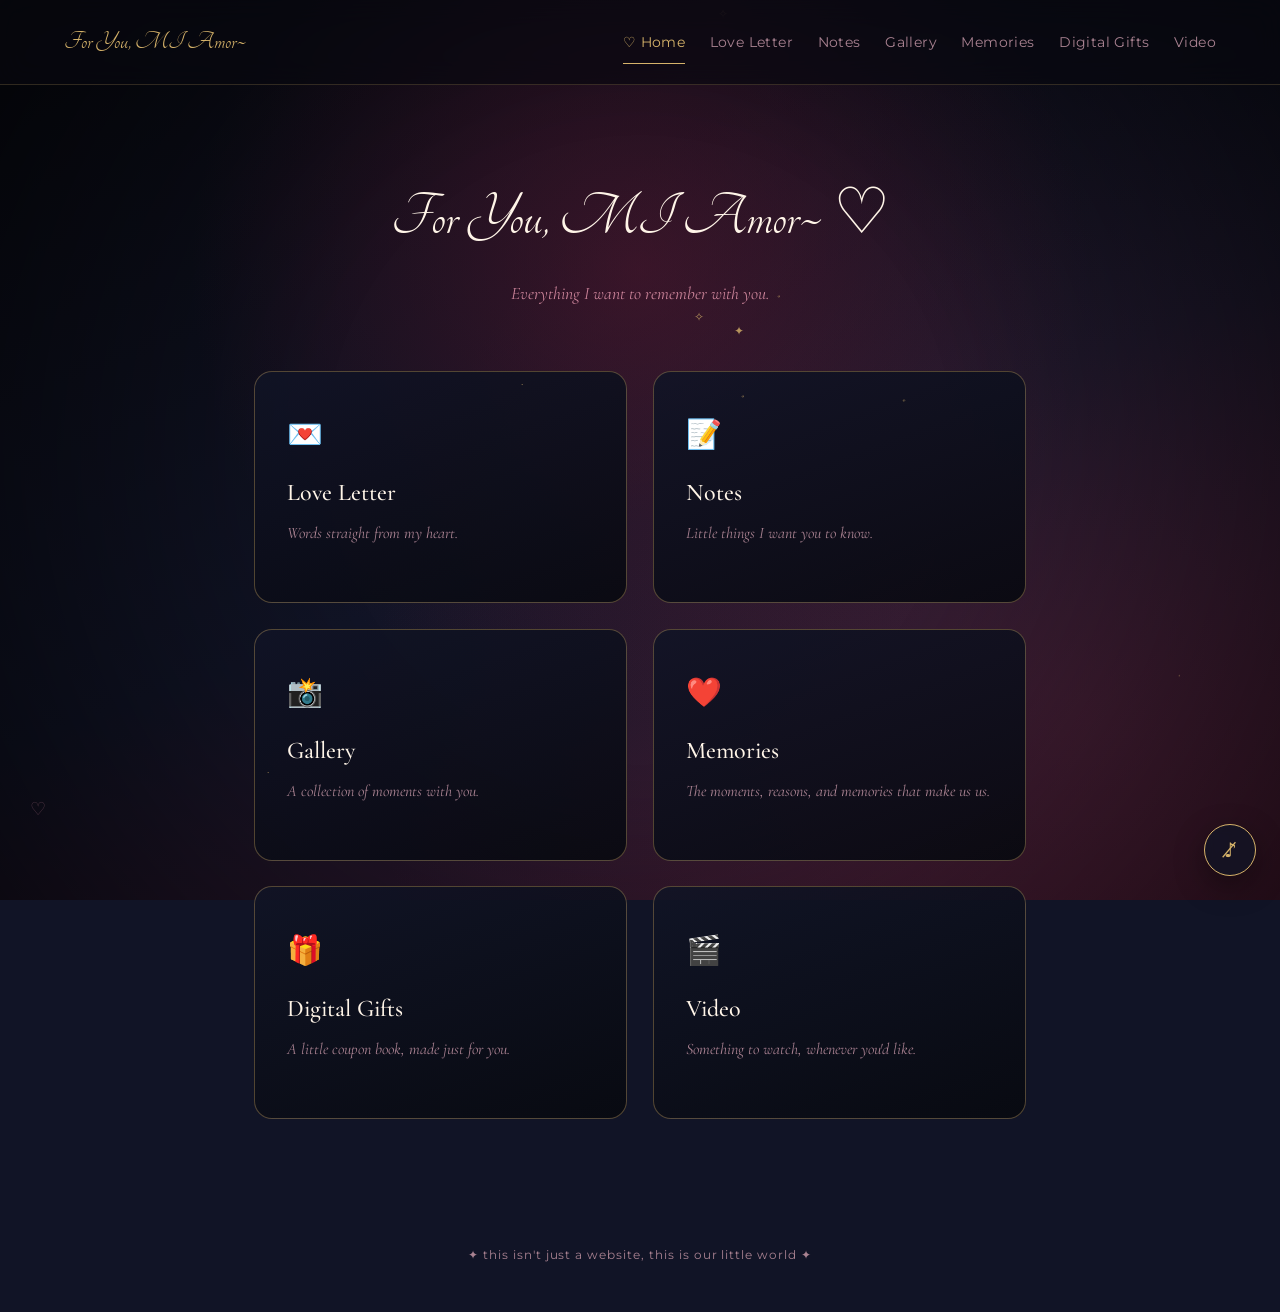
<file: index.html>
<!DOCTYPE html>
<html lang="en">
<head>
<meta charset="UTF-8">
<meta name="viewport" content="width=device-width, initial-scale=1.0">
<title>For You, MI Amor~ — Midnight Rose</title>
<link rel="stylesheet" href="style.css">
</head>
<body data-page="home">
<div class="sky-bg"></div>
<div class="vignette"></div>
<div id="transition-veil" aria-hidden="true"></div>

<nav class="site-nav">
  <span class="brand">For You, MI Amor~</span>
  <div class="nav-links">
    <a href="home.html" data-page="home" data-transition>♡ Home</a>
    <a href="love-letter.html" data-page="love-letter" data-transition> Love Letter</a>
    <a href="notes.html" data-page="notes" data-transition> Notes</a>
    <a href="gallery.html" data-page="gallery" data-transition> Gallery</a>
    <a href="memories.html" data-page="memories" data-transition> Memories</a>
    <a href="digital-gifts.html" data-page="digital-gifts" data-transition> Digital Gifts</a>
    <a href="video.html" data-page="video" data-transition> Video</a>
  </div>
  <button class="hamburger" aria-label="Open menu" aria-expanded="false">☰</button>
</nav>
<div class="mobile-nav">
  <button class="mobile-nav-close" aria-label="Close menu">✕</button>
  <span class="brand">♡ For You, MI Amor~</span>
  <a href="home.html" data-page="home">🏠 Home</a>
  <a href="love-letter.html" data-page="love-letter">💌 Love Letter</a>
  <a href="notes.html" data-page="notes">📝 Notes</a>
  <a href="gallery.html" data-page="gallery">📸 Gallery</a>
  <a href="memories.html" data-page="memories">❤️ Memories</a>
  <a href="digital-gifts.html" data-page="digital-gifts">🎁 Digital Gifts</a>
  <a href="video.html" data-page="video">🎬 Video</a>
</div>

<header class="hub-header page-fade">
  <h1>For You, MI Amor~ ♡</h1>
  <p>Everything I want to remember with you.</p>
</header>

<section class="hub-grid page-fade">
  <a class="hub-card" href="love-letter.html" data-transition>
    <span class="icon">💌</span>
    <h3>Love Letter</h3>
    <p>Words straight from my heart.</p>
  </a>
  <a class="hub-card" href="notes.html" data-transition>
    <span class="icon">📝</span>
    <h3>Notes</h3>
    <p>Little things I want you to know.</p>
  </a>
  <a class="hub-card" href="gallery.html" data-transition>
    <span class="icon">📸</span>
    <h3>Gallery</h3>
    <p>A collection of moments with you.</p>
  </a>
  <a class="hub-card" href="memories.html" data-transition>
    <span class="icon">❤️</span>
    <h3>Memories</h3>
    <p>The moments, reasons, and memories that make us us.</p>
  </a>
  <a class="hub-card" href="digital-gifts.html" data-transition>
    <span class="icon">🎁</span>
    <h3>Digital Gifts</h3>
    <p>A little coupon book, made just for you.</p>
  </a>
  <a class="hub-card" href="video.html" data-transition>
    <span class="icon">🎬</span>
    <h3>Video</h3>
    <p>Something to watch, whenever you'd like.</p>
  </a>
</section>

<footer class="site-footer">✦ this isn't just a website, this is our little world ✦</footer>

<button id="music-toggle" aria-label="Play music" data-playing="false">♪̸</button>
<!-- ✏️ EDIT ME: point src at your own music file (mp3) if you'd like background music -->
<audio id="bg-music" loop src="song.mp3" preload="auto"></audio>

<button class="hidden-heart" style="bottom:80px; left:24px;" aria-label="A tiny secret">♡</button>
<div class="easter-egg-overlay">
  <p>If you're reading this... I love you. ♡</p>
</div>

<script src="main.js"></script>
<script src="autoplay-music.js"></script>
</body>
</html>
</file>
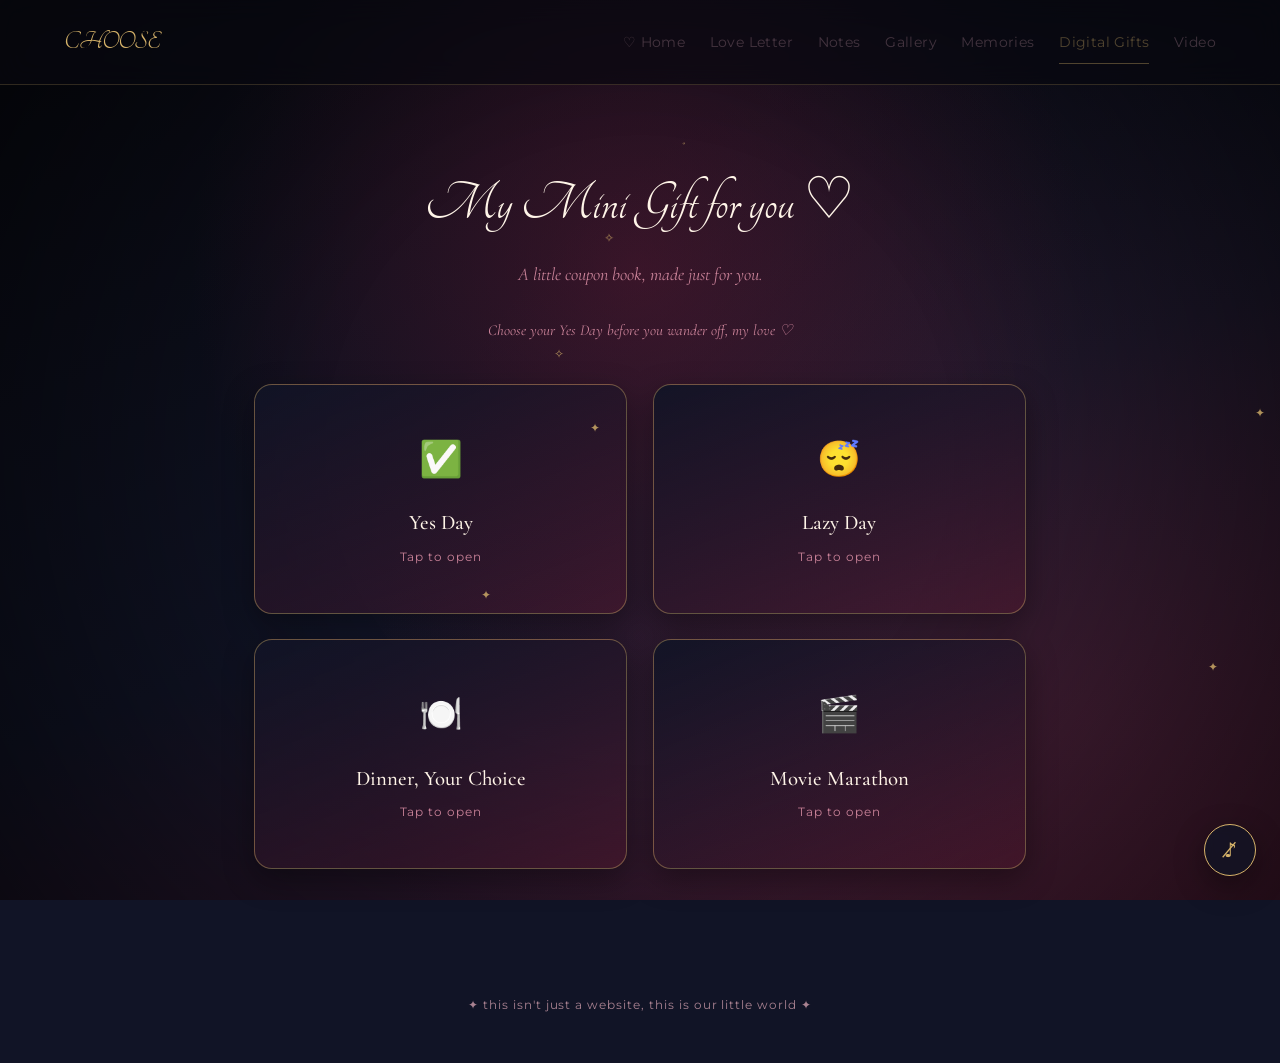
<file: digital-gifts.html>
<!DOCTYPE html>
<html lang="en">
<head>
<meta charset="UTF-8">
<meta name="viewport" content="width=device-width, initial-scale=1.0">
<title>Digital Gifts — Midnight Rose</title>
<link rel="stylesheet" href="style.css">
</head>
<body data-page="digital-gifts">
<div class="sky-bg"></div>
<div class="vignette"></div>
<div id="transition-veil" aria-hidden="true"></div>

<nav class="site-nav">
  <span class="brand"> CHOOSE</span>
  <div class="nav-links">
    <a href="home.html" data-page="home" data-transition>♡ Home</a>
    <a href="love-letter.html" data-page="love-letter" data-transition> Love Letter</a>
    <a href="notes.html" data-page="notes" data-transition> Notes</a>
    <a href="gallery.html" data-page="gallery" data-transition> Gallery</a>
    <a href="memories.html" data-page="memories" data-transition> Memories</a>
    <a href="digital-gifts.html" data-page="digital-gifts" data-transition> Digital Gifts</a>
    <a href="video.html" data-page="video" data-transition> Video</a>
  </div>
  <button class="hamburger" aria-label="Open menu" aria-expanded="false">☰</button>
</nav>
<div class="mobile-nav">
  <button class="mobile-nav-close" aria-label="Close menu">✕</button>
  <span class="brand">♡CHOOSE</span>
  <a href="home.html" data-page="home"> Home</a>
  <a href="love-letter.html" data-page="love-letter"> Love Letter</a>
  <a href="notes.html" data-page="notes"> Notes</a>
  <a href="gallery.html" data-page="gallery"> Gallery</a>
  <a href="memories.html" data-page="memories"> Memories</a>
  <a href="digital-gifts.html" data-page="digital-gifts"> Digital Gifts</a>
  <a href="video.html" data-page="video"> Video</a>
</div>

<header class="page-header page-fade">
  <h1>My Mini Gift for you ♡</h1>
  <p>A little coupon book, made just for you.</p>
</header>

<p class="gift-lock-note" id="gift-lock-note">Choose your Yes Day before you wander off, my love ♡</p>

<section class="coupon-grid page-fade" id="coupon-grid" aria-label="Coupon book"></section>

<!-- Redeem modal: calendar + time picker + confirm + copy -->
<div class="redeem-backdrop" id="redeem-backdrop" role="dialog" aria-modal="true" aria-labelledby="redeem-title">
  <div class="redeem-modal">
    <button class="redeem-close" id="redeem-close-btn" aria-label="Close">✕</button>

    <div id="redeem-picker-step" class="redeem-picker">
      <h3 id="redeem-title">Choose Your Yes Day</h3>
      <p class="redeem-sub">Any date, any time — I already said yes.</p>

      <div class="cal-header">
        <button type="button" id="cal-prev" aria-label="Previous month">‹</button>
        <span id="cal-month-label"></span>
        <button type="button" id="cal-next" aria-label="Next month">›</button>
      </div>
      <div class="cal-grid" id="cal-grid"></div>

      <div class="redeem-time">
        <label for="redeem-time-input">Pick a time</label>
        <input type="time" id="redeem-time-input">
      </div>

      <button class="btn" id="redeem-confirm-btn">Confirm&nbsp;♡</button>
    </div>

    <div id="redeem-result-step" class="redeem-result">
      <h3>It's a date ♡</h3>
      <p class="redeem-sub">Copy this and send it my way.</p>
      <textarea id="redeem-result-text" readonly></textarea>
      <div class="redeem-actions">
        <button class="btn" id="redeem-copy-btn">Copy Text</button>
        <button class="btn btn-ghost" id="redeem-change-date-btn">Change Date</button>
      </div>
      <p class="redeem-copied" id="redeem-copied-note">Copied ♡</p>
      <div class="redeem-actions">
        <button class="btn btn-ghost" id="redeem-done-btn">Done</button>
      </div>
    </div>
  </div>
</div>

<footer class="site-footer">✦ this isn't just a website, this is our little world ✦</footer>
<button id="music-toggle" aria-label="Play music" data-playing="false">♪̸</button>
<!-- ✏️ EDIT ME: point src at your own music file (mp3) if you'd like background music -->
<audio id="bg-music" loop src="song.mp3" preload="auto"></audio>

<script src="main.js"></script>
<script src="autoplay-music.js"></script>
<script src="digital-gifts.js"></script>
</body>
</html>
</file>
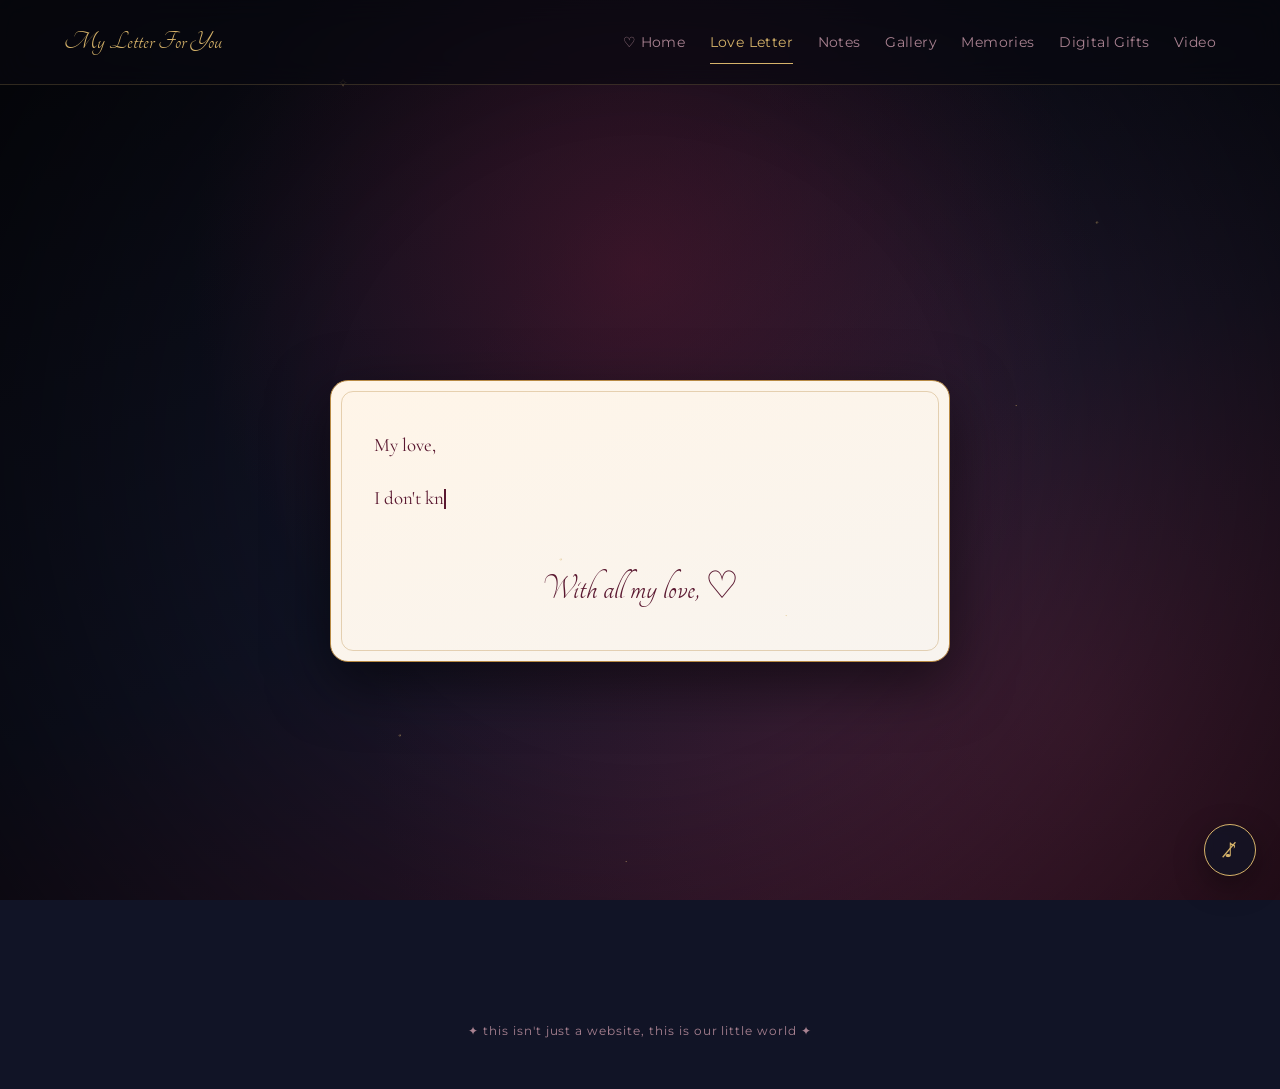
<file: love-letter.html>
<!DOCTYPE html>
<html lang="en">
<head>
<meta charset="UTF-8">
<meta name="viewport" content="width=device-width, initial-scale=1.0">
<title>My Love Letter To You — Midnight Rose</title>

<link rel="stylesheet" href="style.css">

</head>

<body data-page="love-letter">


<div class="sky-bg"></div>
<div class="vignette"></div>
<div id="transition-veil" aria-hidden="true"></div>

<!-- =========================
     NAVIGATION
========================= -->

<nav class="site-nav">
  <span class="brand">My Letter For You</span>

  <div class="nav-links">
    <a href="home.html" data-page="home" data-transition>♡ Home</a>
    <a href="love-letter.html" data-page="love-letter" data-transition> Love Letter</a>
    <a href="notes.html" data-page="notes" data-transition> Notes</a>
    <a href="gallery.html" data-page="gallery" data-transition> Gallery</a>
    <a href="memories.html" data-page="memories" data-transition> Memories</a>
    <a href="digital-gifts.html" data-page="digital-gifts" data-transition> Digital Gifts</a>
    <a href="video.html" data-page="video" data-transition> Video</a>
  </div>

  <button
    class="hamburger"
    aria-label="Open menu"
    aria-expanded="false">
    ☰
  </button>
</nav>

<!-- =========================
     MOBILE NAVIGATION
========================= -->

<div class="mobile-nav">

  <button
    class="mobile-nav-close"
    aria-label="Close menu">
    ✕
  </button>

  <span class="brand">♡ Our Little World</span>

  <a href="home.html" data-page="home">🏠 Home</a>
  <a href="love-letter.html" data-page="love-letter">💌 Love Letter</a>
  <a href="notes.html" data-page="notes">📝 Notes</a>
  <a href="gallery.html" data-page="gallery">📸 Gallery</a>
  <a href="memories.html" data-page="memories">❤️ Memories</a>
  <a href="digital-gifts.html" data-page="digital-gifts">🎁 Digital Gifts</a>
  <a href="video.html" data-page="video">🎬 Video</a>

</div>

<!-- =========================
     MAIN CONTENT
========================= -->

<main class="stage">

  <div
    class="stage-inner page-fade"
    style="max-width:680px;">

    <article class="letter-paper">

      <!--
        ✏️ EDIT ME:
        The complete letter is stored inside data-full-text.
        Each %% creates a new paragraph.
      -->

      <div
        class="letter-scroll"
        id="letter-scroll">

        <p
          id="letter-text"
          data-full-text="My love,%%I don't know exactly how to start this. Words are not enough to describe my feelings right now. Just to let you know, while I'm writing this letter, I am trying not to cry kase maka-hilak jud haha. I don't know where to start, so I'll begin from the time we met.%%Alyy, I've told you so many times how much you mean to me and how important you are in my life. But no matter how many times I say it, I still feel like words aren't enough to explain just how much I value you and how grateful I am to have you in my life. And I will keep reminding you of that. You truly matter to me and to my life.%%Since the day I met you, life has never been the same. My life turned sideways, and it was an unexpected turn. I was broken to pieces, filled with bad traumas, full of cries, and broken mentally because of what my past made me experience. I thought I was never gonna find love anymore. I thought I would be alone forever. So I decided that I didn't want to find another person and would rather be alone till the time I die.%%But I was wrong....%%All the thoughts, all the things that made me believe that I would not love anymore... were wrong.%%I thought I would not love again. I thought I would be alone, just a loner who doesn't value love, a future wife, a future child, and a future with someone.%%Alyy, you are the best gift God has given me. You truly are an unexpected blessing in my life. I love you so much, Alyy!!%%The day we met was the greatest day of my life. I thought it was just a random encounter that would just pass by. Just make friends, add them to Facebook, then nothing. That was truly my thinking—but I was wrong. The moment I met you, my heart beat slowed. By the time I met you, it was like time itself slowed down… Just you and me in a world without people. That's when I knew it—I fell for you. It was love at first sight.%%Before I knew it, we started talking. It was like an instant click. It was like we had known each other from the start, even though we had just started talking to each other. We both have the same minds, same likes and dislikes, the same year that was broken, the same anime that we like, and many more!! I know it is creepy, but I tried to pair with you as many times as I could kay I wanted to touch your hand HAHAHA. An hour passed by, and I went downstairs to talk to my friends about what I felt, and I was struggling with what to do. Then I went back to the top deck and continued our convo. A few minutes later, we talked about our lovelife. I really thought you had a boyfriend na AHAHAH kaya na-sad ang ferson na ito huhu, pero I was wrong. YESS!!!%%It was time to go home na, and I thought I would never chat with you again, but I was wrong HAHAHA. I took the courage to chat first kay I really like you, okay?? Ano mali dun TwT. Then there we have it. We started talking na and yeap, wala man lang maayos na convo for the first week, just reels and g'morning, g'evening.%%Days passed by, and we started chatting more, sending VMs, playing Pass a Question and Truth or Dare, to the point na nag-start na tayo mag-call. And imagine ba naman, walang tulugan for the first day ng call HAHAHA.%%We talked more and more and more, till every night na tayo naga-call. That's where I started to fall for you more… Not because of the call. Not because of the conversations. But because you showed me something I had never experienced with other people.%%Who knew that one day we would confess to each other?? I thought regular lang na crush eh, bat napa-amin? Ambut ra bes, ikaw man gud nanguna &quot;ako na no?&quot; HAHAHA.%%Time passed by, we got clingy to each other and called every day till the very moment we fell asleep. Then there we have it—I courted you. The very first woman I courted. Not because I was forced, not because trip2x lang, not because it was temporary, but for the future run… With you.%%Alyy, truly I say to you, you are the best gift God has given me. Words are not enough to describe what I am feeling right now as I'm writing this message. I thought di ko maka-hilak pero naka-hilak man si beshy nimo 😭😭.%%Bibih, always remember that I love you so much. Always know that you are loved, you are cared for, and you are not alone.%%You are a choice..%%You are everything to me….%%Thank you for all the love, care, and prayers you gave to me. I love you so muchhh BIBIHH!!!%%Happy Happy 19th Birthday, BIBIHHH. Know that this is a special day of yours, a day to be happy, a day to celebrate, and a day to give thanks to God for your 18th year and now your 19th year!! Know that I love you so much, Bibihh, and I will always be there for you. No matter what happens, Dani will always be there to love you, to support you, to care for you, to pray for you, and to help you when you need me!!%%Alyy, as you face this 19th year of yours, I know there will be a lot of difficulties, problems, and bad things that will come into your life. But even though maabut man ta ug mga butang nga tu, always know that you are not alone. God will always be there for you to protect you, there's your family to support you, and there's me who will always pray for you and support you. I know it'll be hard, but know that Dani will always be there..%%Please keep these verses written into your heart:%%Jeremiah 29:11: &quot;For I know the plans I have for you,&quot; declares the Lord, &quot;plans to prosper you and not to harm you, plans to give you hope and a future.&quot;%%God has a plan for your life, and His plan is much greater.%%John 14:27 - Peace I leave with you, My peace I give to you; not as the world gives do I give to you. Let not your heart be troubled, neither let it be afraid.%%May God bring you peace in times of trouble, and may He calm your heart. He knows you, and He knows your heart. He knows you are broken and that you are scarred from the things that happened in the past. Let it go and pray about it. Only then will God move in your life and bring you peace.%%James 1:19-20: 19 My dear brothers and sisters, take note of this: Everyone should be quick to listen, slow to speak, and slow to become angry, 20 because human anger does not produce the righteousness that God desires.%%Take note of this, love: Do not be quick to anger.%%I pray that God will always be with you in all times, to protect you, to guide you, and to give you knowledge and wisdom.%%I love you always, Bibih, and I LOVEEE YOOUUU my Alyy, my best friend, my crush, my girlfriend, my wife, my GOAT, MY HAMSTER, my dragon, and my 3000. And of course, The love of my life. I LOVEE YOUU SO MUCHH BIBIHHH MWAHHH ❤️">
        </p>

      </div>

      <span class="letter-signature">
        With all my love, ♡
      </span>

    </article>

    <div class="letter-next-wrap">
      <a
        href="home.html"
        class="btn"
        id="letter-next"
        data-transition
        style="display:none;">
        Next&nbsp;♡
      </a>
    </div>

  </div>

</main>

<!-- =========================
     FOOTER
========================= -->

<footer class="site-footer">
  ✦ this isn't just a website, this is our little world ✦
</footer>

<!-- =========================
     MUSIC
========================= -->

<button
  id="music-toggle"
  aria-label="Play music"
  data-playing="false">
  ♪̸
</button>

<audio
  id="bg-music"
  loop
  src="song.mp3"
  preload="auto">
</audio>

<!-- =========================
     MAIN JAVASCRIPT
========================= -->

<script src="main.js"></script>
<script src="autoplay-music.js"></script>

<!-- =========================
     LOVE LETTER TYPING EFFECT
========================= -->

<script>
(function () {

  const prefersReducedMotion =
    window.matchMedia("(prefers-reduced-motion: reduce)").matches;

  const el = document.getElementById("letter-text");
  const scrollBox = document.getElementById("letter-scroll");
  const nextBtn = document.getElementById("letter-next");

  if (!el || !scrollBox || !nextBtn) {
    return;
  }

  /*
    Each %% creates a new paragraph.
  */
  const paragraphs = el.dataset.fullText.split("%%");

  /*
    If the visitor prefers reduced motion,
    display the entire letter immediately.
  */
  if (prefersReducedMotion) {

    el.innerHTML = paragraphs
      .map(function (p) {
        const paragraph = document.createElement("p");
        paragraph.textContent = p;
        return paragraph.outerHTML;
      })
      .join("");

    nextBtn.style.display = "inline-flex";

    return;
  }

  /*
    Normal typing mode.
  */

  el.innerHTML = "";

  let pIndex = 0;
  let cIndex = 0;

  let currentP = document.createElement("p");
  el.appendChild(currentP);

  const cursor = document.createElement("span");
  cursor.className = "letter-cursor";

  currentP.appendChild(cursor);

  function typeStep() {

    /*
      Finished all paragraphs.
    */
    if (pIndex >= paragraphs.length) {

      if (cursor.parentNode) {
        cursor.remove();
      }

      nextBtn.style.display = "inline-flex";

      return;
    }

    const para = paragraphs[pIndex];

    /*
      Continue typing the current paragraph.
    */
    if (cIndex < para.length) {

      const character = para[cIndex];

      cursor.insertAdjacentText(
        "beforebegin",
        character
      );

      cIndex++;

      /*
        Automatically keep the newest text visible,
        but don't fight the user if they manually scroll upward.
      */
      if (
        scrollBox.scrollTop + scrollBox.clientHeight >=
        scrollBox.scrollHeight - 40
      ) {
        scrollBox.scrollTop = scrollBox.scrollHeight;
      }

      /*
        Base typing speed.
        Slight randomness makes it feel more natural.
      */
     const base = 30;
const variance = Math.random() * 40;

      /*
        Slight pause after punctuation.
      */
      const pausePunct =
        /[.,!?]/.test(para[cIndex - 1])
          ? 180
          : 0;

      setTimeout(
        typeStep,
        base + variance + pausePunct
      );

    } else {

      /*
        Current paragraph finished.
        Create the next paragraph.
      */
      pIndex++;
      cIndex = 0;

      currentP = document.createElement("p");

      el.appendChild(currentP);

      currentP.appendChild(cursor);

      /*
        Small pause between paragraphs.
      */
      setTimeout(typeStep, 260);
    }
  }

  /*
    Small delay before the letter starts typing.
  */
  setTimeout(typeStep, 400);

})();
</script>


</body>
</html>
</file>
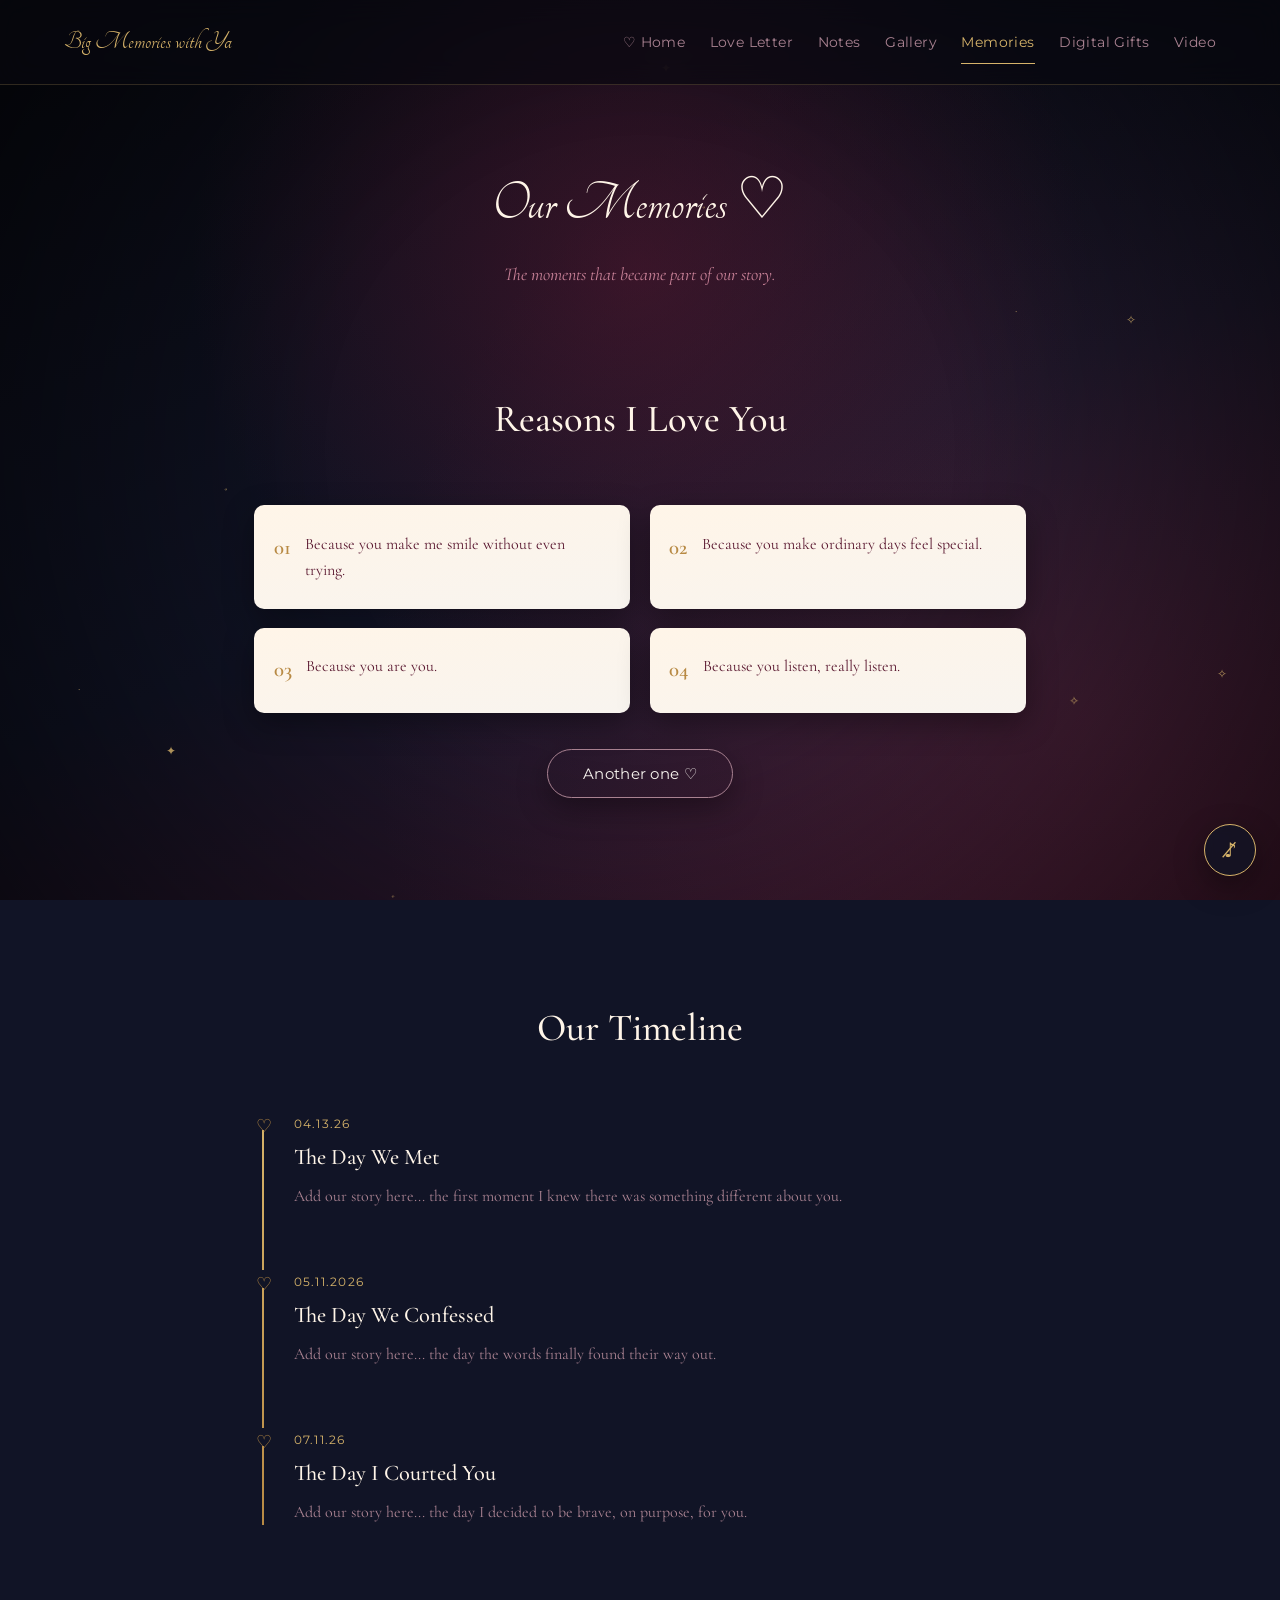
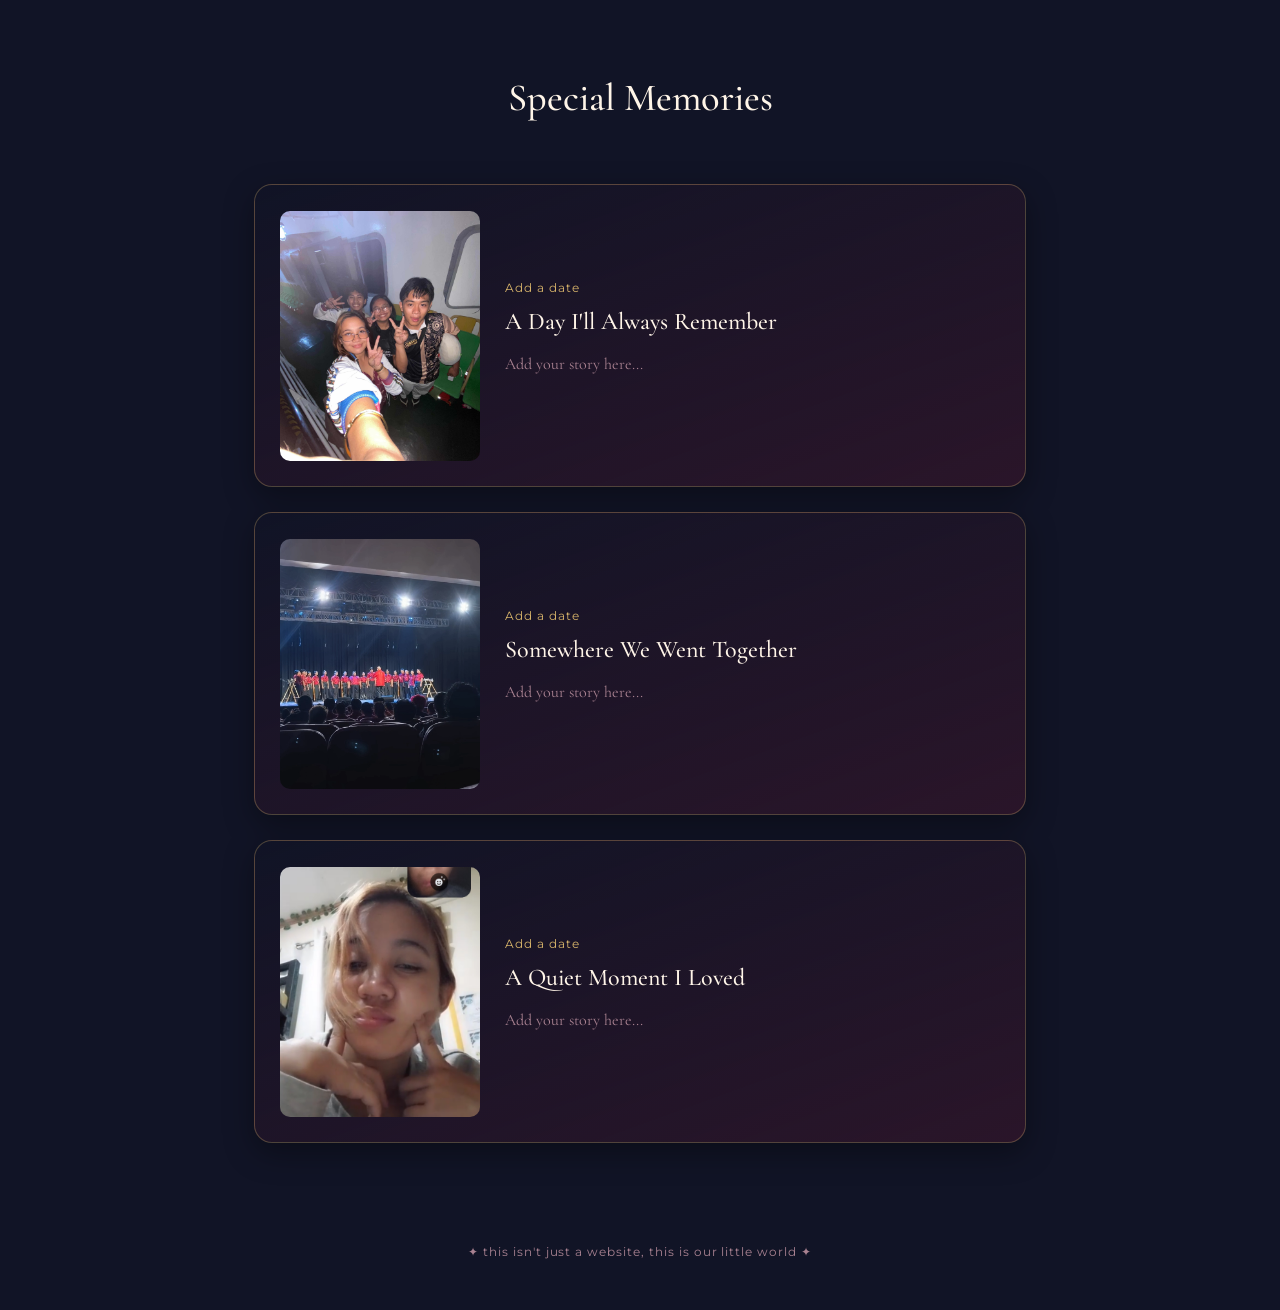
<file: memories.html>
<!DOCTYPE html>
<html lang="en">
<head>
<meta charset="UTF-8">
<meta name="viewport" content="width=device-width, initial-scale=1.0">
<title>Our Memories — Midnight Rose</title>
<link rel="stylesheet" href="style.css">
</head>
<body data-page="memories">
<div class="sky-bg"></div>
<div class="vignette"></div>
<div id="transition-veil" aria-hidden="true"></div>

<nav class="site-nav">
  <span class="brand">Big Memories with Ya</span>
  <div class="nav-links">
    <a href="home.html" data-page="home" data-transition>♡ Home</a>
    <a href="love-letter.html" data-page="love-letter" data-transition> Love Letter</a>
    <a href="notes.html" data-page="notes" data-transition> Notes</a>
    <a href="gallery.html" data-page="gallery" data-transition> Gallery</a>
    <a href="memories.html" data-page="memories" data-transition> Memories</a>
    <a href="digital-gifts.html" data-page="digital-gifts" data-transition> Digital Gifts</a>
    <a href="video.html" data-page="video" data-transition> Video</a>
  </div>
  <button class="hamburger" aria-label="Open menu" aria-expanded="false">☰</button>
</nav>
<div class="mobile-nav">
  <button class="mobile-nav-close" aria-label="Close menu">✕</button>
  <span class="brand">♡ Our Little World</span>
  <a href="home.html" data-page="home">🏠 Home</a>
  <a href="love-letter.html" data-page="love-letter">💌 Love Letter</a>
  <a href="notes.html" data-page="notes">📝 Notes</a>
  <a href="gallery.html" data-page="gallery">📸 Gallery</a>
  <a href="memories.html" data-page="memories">❤️ Memories</a>
  <a href="digital-gifts.html" data-page="digital-gifts">🎁 Digital Gifts</a>
  <a href="video.html" data-page="video">🎬 Video</a>
</div>

<header class="page-header page-fade">
  <h1>Our Memories ♡</h1>
  <p>The moments that became part of our story.</p>
</header>

<section class="memories-section page-fade">
  <h2>Reasons I Love You</h2>
  <div class="reasons-grid" id="reasons-grid"></div>
  <div class="reasons-more-wrap">
    <button class="btn btn-ghost" id="reasons-more">Another one ♡</button>
  </div>
  <p class="reasons-forever" id="reasons-forever">And I could keep going forever...</p>
</section>

<section class="memories-section page-fade">
  <h2>Our Timeline</h2>
  <div class="timeline" id="timeline"></div>
</section>

<section class="memories-section page-fade">
  <h2>Special Memories</h2>
  <div class="special-grid" id="special-grid"></div>
</section>

<footer class="site-footer">✦ this isn't just a website, this is our little world ✦</footer>
<button id="music-toggle" aria-label="Play music" data-playing="false">♪̸</button>
<!-- ✏️ EDIT ME: point src at your own music file (mp3) if you'd like background music -->
<audio id="bg-music" loop src="song.mp3" preload="auto"></audio>

<script src="main.js"></script>
<script src="autoplay-music.js"></script>
<script src="memories.js"></script>
</body>
</html>
</file>
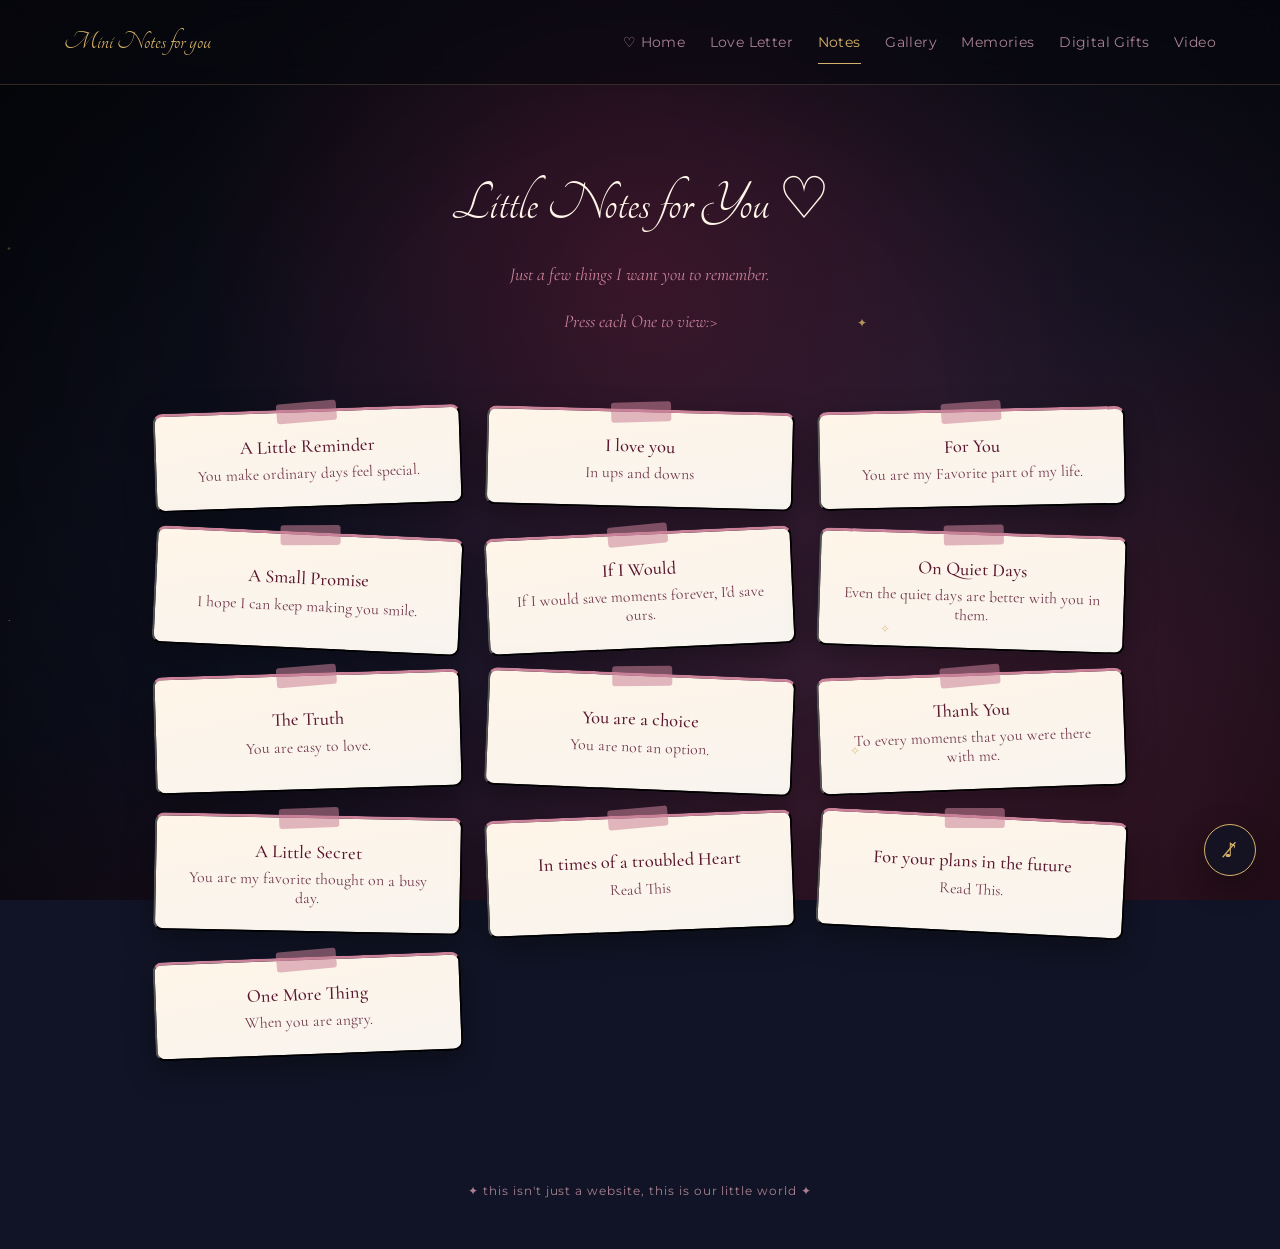
<file: notes.html>
<!DOCTYPE html>
<html lang="en">
<head>
<meta charset="UTF-8">
<meta name="viewport" content="width=device-width, initial-scale=1.0">
<title>Little Notes For You — Midnight Rose</title>
<link rel="stylesheet" href="style.css">
</head>
<body data-page="notes">
<div class="sky-bg"></div>
<div class="vignette"></div>
<div id="transition-veil" aria-hidden="true"></div>

<nav class="site-nav">
  <span class="brand">Mini Notes for you</span>
  <div class="nav-links">
    <a href="home.html" data-page="home" data-transition>♡ Home</a>
    <a href="love-letter.html" data-page="love-letter" data-transition> Love Letter</a>
    <a href="notes.html" data-page="notes" data-transition> Notes</a>
    <a href="gallery.html" data-page="gallery" data-transition> Gallery</a>
    <a href="memories.html" data-page="memories" data-transition> Memories</a>
    <a href="digital-gifts.html" data-page="digital-gifts" data-transition> Digital Gifts</a>
    <a href="video.html" data-page="video" data-transition> Video</a>
  </div>
  <button class="hamburger" aria-label="Open menu" aria-expanded="false">☰</button>
</nav>
<div class="mobile-nav">
  <button class="mobile-nav-close" aria-label="Close menu">✕</button>
  <span class="brand">♡ Mini Notes For You</span>
  <a href="home.html" data-page="home"> Home</a>
  <a href="love-letter.html" data-page="love-letter"> Love Letter</a>
  <a href="notes.html" data-page="notes"> Notes</a>
  <a href="gallery.html" data-page="gallery"> Gallery</a>
  <a href="memories.html" data-page="memories"> Memories</a>
  <a href="digital-gifts.html" data-page="digital-gifts"> Digital Gifts</a>
  <a href="video.html" data-page="video"> Video</a>
</div>

<header class="page-header page-fade">
  <h1>Little Notes for You ♡</h1>
  <p>Just a few things I want you to remember.</p>
  <p>Press each One to view:></p>
</header>

<section class="notes-grid page-fade" id="notes-grid" aria-label="Little notes"></section>

<div class="note-modal-backdrop" id="note-modal-backdrop" role="dialog" aria-modal="true" aria-labelledby="note-modal-title">
  <div class="note-modal">
    <h3 id="note-modal-title"></h3>
    <p id="note-modal-text"></p>
    <button class="btn btn-ghost note-modal-close" id="note-modal-close">Close</button>
  </div>
</div>

<footer class="site-footer">✦ this isn't just a website, this is our little world ✦</footer>
<button id="music-toggle" aria-label="Play music" data-playing="false">♪̸</button>
<!-- ✏️ EDIT ME: point src at your own music file (mp3) if you'd like background music -->
<audio id="bg-music" loop src="song.mp3" preload="auto"></audio>

<script src="main.js"></script>
<script src="autoplay-music.js"></script>
<script src="notes.js"></script>
</body>
</html>
</file>
<file: style.css>
/* =========================================================================
    MIDNIGHT ROSE — A ROYAL LOVE STORY
    Core stylesheet. All pages share this file.
    ========================================================================= */

    @import url('https://fonts.googleapis.com/css2?family=Cormorant+Garamond:ital,wght@0,400;0,500;0,600;1,400&family=Tangerine:wght@400;700&family=Montserrat:wght@300;400;500;600&display=swap');

    :root {
        /* ---- Core palette (do not introduce new colors outside this list) ---- */
        --midnight: #111426;
        --obsidian: #080910;

        --burgundy: #5A1830;
        --dark-rose: #8E3A58;
        --dusty-rose: #C98298;

        --champagne: #D6B36A;
        --antique-gold: #B88A44;

        --ivory: #FFF5E8;
        --pearl: #F8F4EF;

        --mauve: #A98291;

        /* semantic aliases */
        --bg-deep: var(--obsidian);
        --bg-main: var(--midnight);
        --text-main: var(--pearl);
        --text-soft: var(--mauve);
        --text-on-ivory: var(--burgundy);

        /* fonts */
        --font-script: 'Tangerine', cursive;
        --font-serif: 'Cormorant Garamond', Georgia, serif;
        --font-sans: 'Montserrat', -apple-system, BlinkMacSystemFont, sans-serif;

        --radius-soft: 18px;
        --radius-small: 10px;

        --shadow-deep: 0 20px 60px rgba(0,0,0,0.55);
        --shadow-soft: 0 10px 30px rgba(0,0,0,0.35);
        --glow-gold: 0 0 18px rgba(214,179,106,0.35);
        --glow-burgundy: 0 0 30px rgba(90,24,48,0.55);

        --ease: cubic-bezier(0.22, 1, 0.36, 1);
    }

    /* =========================================================================
    RESET
    ========================================================================= */
    *, *::before, *::after { box-sizing: border-box; }
    html, body {
        margin: 0;
        padding: 0;
        overflow-x: hidden;
        width: 100%;
    }
    body {
        background: var(--bg-main);
        color: var(--text-main);
        font-family: var(--font-serif);
        font-size: 18px;
        line-height: 1.65;
        min-height: 100vh;
        position: relative;
    }
    h1, h2, h3, h4 { margin: 0; font-weight: 500; }
    p { margin: 0 0 1em; }
    a { color: inherit; text-decoration: none; }
    img { max-width: 100%; display: block; }
    button { font-family: inherit; cursor: pointer; }
    ul { list-style: none; margin: 0; padding: 0; }

    ::selection { background: var(--burgundy); color: var(--ivory); }

    /* Focus visibility (accessibility) */
    a:focus-visible,
    button:focus-visible,
    input:focus-visible,
    [tabindex]:focus-visible {
        outline: 2px solid var(--champagne);
        outline-offset: 3px;
        border-radius: 4px;
    }

    /* Scrollbar accent */
    ::-webkit-scrollbar { width: 10px; }
    ::-webkit-scrollbar-track { background: var(--obsidian); }
    ::-webkit-scrollbar-thumb { background: var(--antique-gold); border-radius: 10px; }

    /* =========================================================================
    BACKGROUND — ambient midnight/burgundy lighting
    ========================================================================= */
    .sky-bg {
        position: fixed;
        inset: 0;
        z-index: -3;
        background:
            radial-gradient(circle at 50% 30%, rgba(90,24,48,0.55), transparent 50%),
            radial-gradient(circle at 85% 80%, rgba(142,58,88,0.25), transparent 55%),
            linear-gradient(160deg, var(--obsidian), var(--midnight) 55%, var(--burgundy) 130%);
    }
    .sky-bg.deep { background: linear-gradient(160deg, var(--obsidian), var(--midnight) 70%); }

    /* subtle vignette */
    .vignette {
        position: fixed;
        inset: 0;
        z-index: -2;
        pointer-events: none;
        background: radial-gradient(circle at 50% 50%, transparent 40%, rgba(0,0,0,0.55) 100%);
    }

    /* =========================================================================
    PARTICLE LAYERS — falling hearts + stars/sparkles
    ========================================================================= */
    #particle-layer {
        position: fixed;
        inset: 0;
        z-index: 5;
        pointer-events: none;
        overflow: hidden;
    }
    .particle-heart, .particle-star {
        position: absolute;
        top: -10%;
        will-change: transform, opacity;
        user-select: none;
    }
    .particle-heart {
        color: var(--dusty-rose);
        font-size: 20px;
        filter: drop-shadow(0 0 4px rgba(0,0,0,0.3));
    }
    .particle-star {
        color: var(--champagne);
        font-size: 12px;
        opacity: 0.8;
    }

    @keyframes fall {
        0% { transform: translate(0, -10vh) rotate(0deg); opacity: 0; }
        10% { opacity: var(--peak-opacity, 0.85); }
        90% { opacity: var(--peak-opacity, 0.85); }
        100% { transform: translate(var(--drift, 20px), 110vh) rotate(var(--spin, 40deg)); opacity: 0; }
    }
    @keyframes twinkle {
        0%, 100% { opacity: 0.15; transform: scale(0.8); }
        50% { opacity: 0.9; transform: scale(1.15); }
    }

    /* =========================================================================
    TYPOGRAPHY HELPERS
    ========================================================================= */
    .script {
        font-family: var(--font-script);
        color: var(--ivory);
        line-height: 1;
        text-shadow: var(--glow-gold);
    }
    .eyebrow-note {
        font-family: var(--font-sans);
        font-size: 0.72rem;
        letter-spacing: 0.14em;
        color: var(--dusty-rose);
    }
    .gold-text { color: var(--champagne); }
    .serif-heading {
        font-family: var(--font-serif);
        color: var(--ivory);
        font-weight: 500;
    }
    .soft-text { color: var(--mauve); }

    /* =========================================================================
    BUTTONS
    ========================================================================= */
    .btn {
        display: inline-flex;
        align-items: center;
        justify-content: center;
        gap: 0.5em;
        font-family: var(--font-sans);
        font-size: 0.95rem;
        letter-spacing: 0.02em;
        padding: 0.95em 2.3em;
        border-radius: 999px;
        border: 1px solid var(--champagne);
        background: linear-gradient(135deg, var(--burgundy), var(--dark-rose));
        color: var(--pearl);
        box-shadow: var(--shadow-soft);
        transition: transform 0.4s var(--ease), box-shadow 0.4s var(--ease), background 0.4s var(--ease);
    }
    .btn:hover, .btn:focus-visible {
        transform: translateY(-3px) scale(1.02);
        box-shadow: var(--shadow-deep), var(--glow-gold);
        background: linear-gradient(135deg, var(--dark-rose), var(--burgundy));
    }
    .btn:active { transform: translateY(-1px) scale(0.99); }
    .btn-ghost {
        background: transparent;
        border: 1px solid var(--mauve);
        color: var(--pearl);
    }
    .btn-ghost:hover, .btn-ghost:focus-visible {
        border-color: var(--champagne);
        box-shadow: var(--glow-gold);
    }

    /* =========================================================================
    PAGE TRANSITION VEIL
    ========================================================================= */
    #transition-veil {
        position: fixed;
        inset: 0;
        z-index: 999;
        background: radial-gradient(circle at 50% 50%, var(--burgundy), var(--obsidian) 75%);
        opacity: 0;
        pointer-events: none;
        transition: opacity 0.55s var(--ease);
    }
    #transition-veil.active { opacity: 1; pointer-events: all; }
    body.page-enter #transition-veil { opacity: 1; }
    body.page-enter-active #transition-veil { opacity: 0; }

    .page-fade {
        animation: pageFadeIn 0.9s var(--ease) both;
    }
    @keyframes pageFadeIn {
        from { opacity: 0; transform: translateY(14px); }
        to { opacity: 1; transform: translateY(0); }
    }

    /* =========================================================================
    FULL-SCREEN CENTERING SECTIONS (locks, welcome, envelope)
    ========================================================================= */
    .stage {
        min-height: 100vh;
        display: flex;
        align-items: center;
        justify-content: center;
        padding: 6vh 5vw;
        position: relative;
        z-index: 2;
        text-align: center;
    }
    .stage-inner { max-width: 560px; width: 100%; }

    /* =========================================================================
    MUSIC TOGGLE
    ========================================================================= */
    #music-toggle {
        position: fixed;
        bottom: 24px;
        right: 24px;
        z-index: 60;
        width: 52px;
        height: 52px;
        border-radius: 50%;
        background: rgba(17,20,38,0.75);
        border: 1px solid var(--champagne);
        color: var(--champagne);
        font-size: 1.25rem;
        display: flex;
        align-items: center;
        justify-content: center;
        backdrop-filter: blur(6px);
        box-shadow: var(--shadow-soft);
        transition: transform 0.3s var(--ease), box-shadow 0.3s var(--ease);
    }
    #music-toggle:hover, #music-toggle:focus-visible { transform: scale(1.08); box-shadow: var(--glow-gold); }
    #music-toggle[data-playing="true"] { box-shadow: var(--glow-gold); }

    /* =========================================================================
    LOCK PAGES
    ========================================================================= */
    .lock-illustration {
        width: 140px;
        height: 140px;
        margin: 0 auto 2rem;
        position: relative;
    }
    .lock-illustration svg { width: 100%; height: 100%; filter: drop-shadow(0 0 16px rgba(214,179,106,0.35)); }
    .lock-illustration.unlocking .lock-shackle { animation: liftShackle 1.1s var(--ease) forwards; }
    .lock-illustration.unlocking .lock-heart { animation: heartGlowPulse 1.1s ease-in-out forwards; }
    @keyframes liftShackle {
        0% { transform: translateY(0) rotate(0deg); }
        60% { transform: translateY(-14px) rotate(-8deg); }
        100% { transform: translateY(-14px) rotate(-8deg); opacity: 0.15; }
    }
    @keyframes heartGlowPulse {
        0%, 100% { filter: drop-shadow(0 0 4px var(--dark-rose)); }
        50% { filter: drop-shadow(0 0 26px var(--champagne)); }
    }

    .lock-title {
        font-family: var(--font-serif);
        font-size: clamp(1.6rem, 4vw, 2.3rem);
        color: var(--ivory);
        margin-bottom: 0.4em;
    }
    .lock-subtitle {
        font-family: var(--font-serif);
        font-style: italic;
        color: var(--dusty-rose);
        font-size: 1.15rem;
        margin-bottom: 2em;
    }

    .password-form {
        display: flex;
        flex-direction: column;
        align-items: center;
        gap: 1.1em;
    }
    .password-form input[type="text"] {
        width: 100%;
        max-width: 280px;
        text-align: center;
        font-family: var(--font-sans);
        letter-spacing: 0.08em;
        font-size: 1.05rem;
        padding: 0.9em 1em;
        border-radius: var(--radius-small);
        border: 1px solid var(--mauve);
        background: rgba(248,244,239,0.06);
        color: var(--ivory);
        transition: border-color 0.3s ease, box-shadow 0.3s ease;
    }
    .password-form input[type="text"]::placeholder { color: rgba(248,244,239,0.35); }
    .password-form input[type="text"]:focus {
        border-color: var(--champagne);
        box-shadow: var(--glow-gold);
        outline: none;
    }
    .password-form label { font-family: var(--font-sans); font-size: 0.8rem; color: var(--mauve); }

    .lock-message {
        min-height: 1.6em;
        font-family: var(--font-serif);
        font-style: italic;
        color: var(--dusty-rose);
        font-size: 1rem;
    }
    .lock-message.shake { animation: shakeMsg 0.5s ease; }
    @keyframes shakeMsg {
        0%, 100% { transform: translateX(0); }
        20% { transform: translateX(-6px); }
        40% { transform: translateX(6px); }
        60% { transform: translateX(-4px); }
        80% { transform: translateX(4px); }
    }

    .lock-progress {
        display: flex;
        gap: 0.6em;
        justify-content: center;
        margin-top: 2.2em;
    }
    .lock-progress .dot {
        width: 9px; height: 9px; border-radius: 50%;
        background: rgba(184,138,68,0.35);
        border: 1px solid var(--antique-gold);
    }
    .lock-progress .dot.active { background: var(--champagne); box-shadow: var(--glow-gold); }

    /* =========================================================================
    LANDING PAGE
    ========================================================================= */
    .landing-heading {
        font-family: var(--font-serif);
        font-style: italic;
        color: var(--pearl);
        font-size: 1.1rem;
        margin-bottom: 2.2rem;
        letter-spacing: 0.02em;
    }

    /* =========================================================================
    WELCOME PAGE
    ========================================================================= */
    .welcome-title {
        font-family: var(--font-script);
        font-size: clamp(3.2rem, 10vw, 5.5rem);
        color: var(--ivory);
        text-shadow: 0 0 26px rgba(214,179,106,0.45);
        margin-bottom: 0.2em;
    }
    .welcome-sub {
        font-family: var(--font-serif);
        font-size: 1.2rem;
        color: var(--dusty-rose);
        margin-bottom: 0.6em;
    }
    .welcome-line {
        font-family: var(--font-serif);
        font-style: italic;
        color: var(--pearl);
        font-size: 1.15rem;
        margin: 1.8em 0 2.2em;
    }

    /* =========================================================================
    ENVELOPE
    ========================================================================= */
    .envelope-wrap {
        width: 260px;
        max-width: 70vw;
        margin: 2.5rem auto;
        cursor: pointer;
        animation: float 4.5s ease-in-out infinite;
    }
    @keyframes float {
        0%, 100% { transform: translateY(0); }
        50% { transform: translateY(-10px); }
    }
    .envelope {
        position: relative;
        width: 100%;
        aspect-ratio: 4 / 2.7;
    }
    .envelope svg { width: 100%; height: 100%; overflow: visible; }
    .envelope .seal { transform-origin: 50% 50%; transition: filter 0.4s ease; }
    .envelope-wrap:hover .seal, .envelope-wrap:focus-visible .seal { filter: drop-shadow(0 0 14px var(--champagne)); }
    .envelope-wrap.opening { animation: none; }
    .envelope-wrap.opening .flap { animation: flapOpen 0.9s var(--ease) forwards; }
    .envelope-wrap.opening .letter-peek { animation: letterRise 1.3s var(--ease) 0.6s forwards; }
    @keyframes flapOpen { to { transform: rotateX(150deg) translateY(-2px); } }
    @keyframes letterRise { to { transform: translateY(-58%); opacity: 1; } }

    .envelope-instruction {
        font-family: var(--font-sans);
        font-size: 0.8rem;
        letter-spacing: 0.12em;
        color: var(--mauve);
        margin-top: 1em;
    }

    /* =========================================================================
    LOVE LETTER
    ========================================================================= */
    .letter-paper {
        background: linear-gradient(160deg, var(--ivory), var(--pearl));
        color: var(--burgundy);
        border-radius: var(--radius-soft);
        border: 1px solid var(--antique-gold);
        box-shadow: var(--shadow-deep);
        padding: 2.6em 2.4em 2.2em;
        max-width: 620px;
        width: 100%;
        margin: 0 auto;
        position: relative;
    }
    .letter-paper::before {
        content: "";
        position: absolute;
        inset: 10px;
        border: 1px solid rgba(184,138,68,0.35);
        border-radius: calc(var(--radius-soft) - 6px);
        pointer-events: none;
    }
    .letter-scroll {
        max-height: 46vh;
        overflow-y: auto;
        padding-right: 0.6em;
        font-family: var(--font-serif);
        font-size: 1.18rem;
        line-height: 1.85;
        text-align: left;
    }
    .letter-scroll::-webkit-scrollbar-thumb { background: var(--burgundy); }
    .letter-signature {
        font-family: var(--font-script);
        font-size: 2.4rem;
        color: var(--burgundy);
        margin-top: 0.6em;
        display: block;
    }
    .letter-cursor {
        display: inline-block;
        width: 2px;
        height: 1.1em;
        background: var(--burgundy);
        vertical-align: text-bottom;
        animation: blink 0.9s steps(1) infinite;
    }
    @keyframes blink { 50% { opacity: 0; } }
    .letter-next-wrap { text-align: center; margin-top: 1.6em; }

    /* =========================================================================
    NAVIGATION (persistent, main content pages)
    ========================================================================= */
    .site-nav {
        position: sticky;
        top: 0;
        z-index: 40;
        display: flex;
        align-items: center;
        justify-content: space-between;
        padding: 1.1em 5vw;
        background: rgba(8,9,16,0.65);
        backdrop-filter: blur(14px);
        border-bottom: 1px solid rgba(214,179,106,0.2);
    }
    .site-nav .brand {
        font-family: var(--font-script);
        font-size: 1.7rem;
        color: var(--champagne);
    }
    .nav-links {
        display: flex;
        gap: 1.8em;
        font-family: var(--font-sans);
        font-size: 0.85rem;
        letter-spacing: 0.03em;
    }
    .nav-links a {
        position: relative;
        padding: 0.3em 0;
        color: var(--mauve);
        transition: color 0.3s ease;
    }
    .nav-links a:hover, .nav-links a:focus-visible { color: var(--pearl); }
    .nav-links a.active { color: var(--champagne); }
    .nav-links a.active::after {
        content: "";
        position: absolute;
        left: 0; right: 0; bottom: -6px;
        height: 1px;
        background: var(--champagne);
    }
    .hamburger {
        display: none;
        width: 40px; height: 40px;
        border: none;
        background: transparent;
        color: var(--champagne);
        font-size: 1.5rem;
        align-items: center;
        justify-content: center;
    }
    .mobile-nav {
        position: fixed;
        inset: 0;
        z-index: 80;
        background: rgba(8,9,16,0.92);
        backdrop-filter: blur(18px);
        display: flex;
        flex-direction: column;
        align-items: center;
        justify-content: center;
        gap: 1.6em;
        transform: translateY(-100%);
        transition: transform 0.5s var(--ease);
    }
    .mobile-nav.open { transform: translateY(0); }
    .mobile-nav .brand { font-family: var(--font-script); font-size: 2.2rem; color: var(--champagne); margin-bottom: 0.6em; }
    .mobile-nav a {
        font-family: var(--font-serif);
        font-size: 1.5rem;
        color: var(--pearl);
    }
    .mobile-nav a.active { color: var(--champagne); }
    .mobile-nav-close {
        position: absolute;
        top: 1.4em; right: 1.4em;
        background: transparent;
        border: none;
        color: var(--champagne);
        font-size: 1.6rem;
    }

    /* =========================================================================
    MAIN LOVE HUB
    ========================================================================= */
    .hub-header { text-align: center; padding: 4.5em 5vw 1.5em; }
    .hub-header h1 { font-family: var(--font-script); font-size: clamp(2.8rem, 7vw, 4rem); color: var(--ivory); }
    .hub-header p { font-family: var(--font-serif); font-style: italic; color: var(--dusty-rose); font-size: 1.1rem; margin-top: 0.4em; }

    .hub-grid {
        display: grid;
        grid-template-columns: repeat(2, 1fr);
        gap: 1.6rem;
        max-width: 900px;
        margin: 0 auto;
        padding: 1em 5vw 5em;
    }
    .hub-card {
        background: linear-gradient(160deg, rgba(17,20,38,0.9), rgba(8,9,16,0.9));
        border: 1px solid rgba(214,179,106,0.35);
        border-radius: var(--radius-soft);
        padding: 2.2em 1.8em;
        text-align: left;
        position: relative;
        overflow: hidden;
        transition: transform 0.45s var(--ease), box-shadow 0.45s var(--ease), border-color 0.45s ease;
    }
    .hub-card::after {
        content: "";
        position: absolute;
        inset: 0;
        background: radial-gradient(circle at 30% 20%, rgba(90,24,48,0.35), transparent 60%);
        opacity: 0;
        transition: opacity 0.45s ease;
    }
    .hub-card:hover, .hub-card:focus-visible {
        transform: translateY(-6px);
        box-shadow: var(--shadow-deep), var(--glow-gold);
        border-color: var(--champagne);
    }
    .hub-card:hover::after { opacity: 1; }
    .hub-card .icon { font-size: 1.8rem; color: var(--champagne); margin-bottom: 0.5em; display: block; }
    .hub-card h3 { font-family: var(--font-serif); font-size: 1.5rem; color: var(--ivory); margin-bottom: 0.3em; }
    .hub-card p { font-family: var(--font-serif); font-style: italic; color: var(--mauve); font-size: 1rem; }

    /* =========================================================================
    CONTENT PAGE HEADER (reused: notes / gallery / memories)
    ========================================================================= */
    .page-header { text-align: center; padding: 4em 5vw 1em; }
    .page-header h1 { font-family: var(--font-script); font-size: clamp(2.6rem, 6vw, 3.6rem); color: var(--ivory); }
    .page-header p { font-family: var(--font-serif); font-style: italic; color: var(--dusty-rose); margin-top: 0.4em; }

    /* =========================================================================
    NOTES
    ========================================================================= */
    .notes-grid {
        display: grid;
        grid-template-columns: repeat(3, 1fr);
        gap: 1.5rem;
        max-width: 1100px;
        margin: 0 auto;
        padding: 2em 5vw 5em;
    }
    .note-card {
        background: linear-gradient(170deg, var(--ivory), var(--pearl));
        color: var(--text-on-ivory);
        border-radius: var(--radius-small);
        padding: 1.7em 1.5em;
        box-shadow: var(--shadow-soft);
        position: relative;
        transform: rotate(var(--tilt, -1.5deg));
        transition: transform 0.35s var(--ease), box-shadow 0.35s var(--ease);
        border-top: 3px solid var(--dusty-rose);
    }
    .note-card:hover, .note-card:focus-visible {
        transform: rotate(0deg) translateY(-4px) scale(1.02);
        box-shadow: var(--shadow-deep), var(--glow-gold);
    }
    .note-card h3 { font-family: var(--font-serif); font-size: 1.15rem; margin-bottom: 0.4em; color: var(--burgundy); }
    .note-card p { font-family: var(--font-serif); font-size: 0.98rem; color: var(--burgundy); opacity: 0.85; margin: 0; }
    .note-card .tape {
        position: absolute; top: -10px; left: 50%; transform: translateX(-50%) rotate(-3deg);
        width: 60px; height: 20px; background: rgba(201,130,152,0.55); border-radius: 3px;
    }

    .note-modal-backdrop {
        position: fixed; inset: 0; background: rgba(8,9,16,0.75); backdrop-filter: blur(6px);
        z-index: 90; display: flex; align-items: center; justify-content: center;
        opacity: 0; pointer-events: none; transition: opacity 0.35s ease;
        padding: 5vw;
    }
    .note-modal-backdrop.open { opacity: 1; pointer-events: all; }
    .note-modal {
        background: linear-gradient(170deg, var(--ivory), var(--pearl));
        color: var(--burgundy);
        max-width: 480px; width: 100%;
        max-height: 85vh;
        overflow-y: auto;
        border-radius: var(--radius-soft);
        padding: 2.6em 2.2em;
        text-align: center;
        box-shadow: var(--shadow-deep);
        transform: scale(0.9); transition: transform 0.35s var(--ease);
    }
    .note-modal-backdrop.open .note-modal { transform: scale(1); }
    .note-modal h3 { font-family: var(--font-serif); font-size: 1.7rem; margin-bottom: 0.5em; }
    .note-modal p { font-family: var(--font-serif); font-size: 1.2rem; line-height: 1.7; margin-bottom: 0.9em; }
    .note-modal p:last-of-type { margin-bottom: 0; }
    .note-modal-close { margin-top: 1.2em; }

    /* =========================================================================
    GALLERY
    ========================================================================= */
    .gallery-filters {
        display: flex; gap: 0.8em; justify-content: center; flex-wrap: wrap;
        padding: 0 5vw 1.5em;
        font-family: var(--font-sans); font-size: 0.85rem;
    }
    .gallery-filters button {
        background: transparent; border: 1px solid var(--mauve); color: var(--mauve);
        padding: 0.5em 1.3em; border-radius: 999px; transition: all 0.3s ease;
    }
    .gallery-filters button.active, .gallery-filters button:hover, .gallery-filters button:focus-visible {
        border-color: var(--champagne); color: var(--champagne); box-shadow: var(--glow-gold);
    }

    .gallery-grid {
        display: grid;
        grid-template-columns: repeat(4, 1fr);
        gap: 1.3rem;
        max-width: 1300px;
        margin: 0 auto;
        padding: 1em 5vw 5em;
    }
    .polaroid {
        background: var(--pearl);
        padding: 0.7em 0.7em 1.4em;
        border-radius: 4px;
        box-shadow: var(--shadow-soft);
        transform: rotate(var(--tilt, -2deg));
        transition: transform 0.35s var(--ease), box-shadow 0.35s var(--ease), z-index 0s;
        cursor: pointer;
        position: relative;
        border: none;
        text-align: left;
        width: 100%;
    }
    .polaroid:hover, .polaroid:focus-visible {
        transform: rotate(0deg) scale(1.04);
        box-shadow: var(--shadow-deep), var(--glow-burgundy);
        z-index: 3;
    }
    .polaroid img {
        width: 100%; aspect-ratio: 4/5; object-fit: cover; border-radius: 2px;
        background: var(--midnight);
    }
    .polaroid figcaption {
        font-family: var(--font-serif); font-style: italic; font-size: 0.85rem;
        color: var(--burgundy); text-align: center; margin-top: 0.6em; padding: 0 0.3em;
    }
    .polaroid .tape {
        position: absolute; top: -8px; left: 50%; transform: translateX(-50%) rotate(-4deg);
        width: 46px; height: 16px; background: rgba(201,130,152,0.6); border-radius: 2px;
    }

    .lightbox {
        position: fixed; inset: 0; z-index: 95;
        background: rgba(8,9,16,0.93);
        display: flex; align-items: center; justify-content: center;
        opacity: 0; pointer-events: none; transition: opacity 0.4s ease;
    }
    .lightbox.open { opacity: 1; pointer-events: all; }
    .lightbox-inner { max-width: min(90vw, 700px); text-align: center; }
    .lightbox img { max-height: 72vh; margin: 0 auto; border: 2px solid var(--champagne); border-radius: 4px; box-shadow: var(--shadow-deep); }
    .lightbox figcaption { font-family: var(--font-serif); font-style: italic; color: var(--pearl); margin-top: 1em; font-size: 1.05rem; }
    .lightbox .counter { font-family: var(--font-sans); font-size: 0.75rem; letter-spacing: 0.1em; color: var(--mauve); margin-top: 0.4em; }
    .lightbox-btn {
        position: absolute; top: 50%; transform: translateY(-50%);
        background: rgba(214,179,106,0.15); border: 1px solid var(--champagne); color: var(--champagne);
        width: 48px; height: 48px; border-radius: 50%; font-size: 1.3rem;
        display: flex; align-items: center; justify-content: center;
    }
    .lightbox-btn:hover, .lightbox-btn:focus-visible { background: rgba(214,179,106,0.3); box-shadow: var(--glow-gold); }
    .lightbox-prev { left: 2vw; }
    .lightbox-next { right: 2vw; }
    .lightbox-close {
        position: absolute; top: 24px; right: 24px;
        background: transparent; border: none; color: var(--champagne); font-size: 1.8rem;
    }

    /* =========================================================================
    MEMORIES: reasons / timeline / special memories
    ========================================================================= */
    .memories-section { max-width: 900px; margin: 0 auto; padding: 3.5em 5vw; }
    .memories-section h2 {
        font-family: var(--font-serif); font-size: clamp(1.8rem, 4vw, 2.4rem);
        color: var(--ivory); text-align: center; margin-bottom: 1.4em;
    }

    /* reasons */
    .reasons-grid {
        display: grid; grid-template-columns: repeat(2, 1fr); gap: 1.2rem;
    }
    .reason-card {
        background: linear-gradient(170deg, var(--ivory), var(--pearl));
        color: var(--burgundy);
        border-radius: var(--radius-small);
        padding: 1.4em 1.4em 1.4em 1.1em;
        display: flex; gap: 0.8em; align-items: flex-start;
        box-shadow: var(--shadow-soft);
        opacity: 0; transform: translateY(16px);
        transition: opacity 0.6s var(--ease), transform 0.6s var(--ease);
    }
    .reason-card.revealed { opacity: 1; transform: translateY(0); }
    .reason-num { font-family: var(--font-serif); font-size: 1.3rem; color: var(--antique-gold); font-weight: 600; }
    .reason-text { font-family: var(--font-serif); font-size: 1rem; }
    .reasons-more-wrap { text-align: center; margin-top: 2em; }
    .reasons-forever {
        text-align: center; font-family: var(--font-serif); font-style: italic;
        color: var(--dusty-rose); margin-top: 1.4em; opacity: 0; transition: opacity 0.6s ease;
    }
    .reasons-forever.show { opacity: 1; }

    /* timeline */
    .timeline { position: relative; padding-left: 2.2em; }
    .timeline::before {
        content: ""; position: absolute; left: 8px; top: 0; bottom: 0; width: 2px;
        background: linear-gradient(var(--champagne), var(--antique-gold));
    }
    .timeline-item { position: relative; padding-bottom: 2.6em; }
    .timeline-item:last-child { padding-bottom: 0; }
    .timeline-item::before {
        content: "♡"; position: absolute; left: -2.2em; top: -2px;
        width: 18px; height: 18px; color: var(--antique-gold); font-size: 1.1rem;
        background: var(--midnight); text-align: center;
    }
    .timeline-date {
        font-family: var(--font-sans); font-size: 0.78rem; letter-spacing: 0.1em; color: var(--champagne);
    }
    .timeline-title { font-family: var(--font-serif); font-size: 1.4rem; color: var(--ivory); margin: 0.2em 0 0.3em; }
    .timeline-desc { font-family: var(--font-serif); color: var(--mauve); font-size: 1rem; }
    .timeline-photo { margin-top: 0.8em; border-radius: var(--radius-small); overflow: hidden; max-width: 260px; border: 1px solid var(--antique-gold); }

    /* special memories */
    .special-grid { display: grid; grid-template-columns: 1fr; gap: 1.6rem; }
    .special-card {
        display: grid; grid-template-columns: 200px 1fr; gap: 1.4em;
        background: linear-gradient(160deg, rgba(17,20,38,0.92), rgba(90,24,48,0.35));
        border: 1px solid rgba(214,179,106,0.3);
        border-radius: var(--radius-soft);
        padding: 1.4em; align-items: center;
        box-shadow: var(--shadow-soft);
    }
    .special-card img { border-radius: var(--radius-small); aspect-ratio: 4/5; object-fit: cover; }
    .special-card .sc-date { font-family: var(--font-sans); font-size: 0.75rem; color: var(--champagne); letter-spacing: 0.08em; }
    .special-card h3 { font-family: var(--font-serif); font-size: 1.5rem; color: var(--ivory); margin: 0.2em 0 0.4em; }
    .special-card p { font-family: var(--font-serif); color: var(--mauve); font-size: 1rem; }

    /* =========================================================================
    EASTER EGG
    ========================================================================= */
    .hidden-heart {
        position: fixed;
        width: 22px; height: 22px;
        color: rgba(201,130,152,0.35);
        font-size: 1.1rem;
        z-index: 30;
        background: none; border: none;
    }
    .easter-egg-overlay {
        position: fixed; inset: 0; z-index: 200;
        background: rgba(8,9,16,0.9);
        display: flex; align-items: center; justify-content: center;
        opacity: 0; pointer-events: none; transition: opacity 0.6s ease;
        text-align: center; padding: 5vw;
    }
    .easter-egg-overlay.open { opacity: 1; pointer-events: all; }
    .easter-egg-overlay p {
        font-family: var(--font-script); font-size: clamp(2.2rem, 6vw, 3.4rem);
        color: var(--champagne); text-shadow: var(--glow-gold);
    }

    /* =========================================================================
    FOOTER
    ========================================================================= */
    .site-footer {
        text-align: center; padding: 3em 5vw 4em;
        font-family: var(--font-sans); font-size: 0.75rem;
        letter-spacing: 0.08em; color: var(--mauve);
    }

    /* =========================================================================
    RESPONSIVE
    ========================================================================= */
    @media (max-width: 980px) {
        .hub-grid { grid-template-columns: 1fr; }
        .notes-grid { grid-template-columns: repeat(2, 1fr); }
        .gallery-grid { grid-template-columns: repeat(3, 1fr); }
        .reasons-grid { grid-template-columns: 1fr; }
        .special-card { grid-template-columns: 1fr; }
    }
    @media (max-width: 720px) {
        .nav-links { display: none; }
        .hamburger { display: flex; }
        .gallery-grid { grid-template-columns: repeat(2, 1fr); }
        .notes-grid { grid-template-columns: 1fr; }
        body { font-size: 16.5px; }
        .letter-paper { padding: 2em 1.4em 1.8em; }
        .letter-scroll { max-height: 42vh; font-size: 1.05rem; }
    }
    @media (max-width: 460px) {
        .gallery-grid { grid-template-columns: repeat(2, 1fr); gap: 0.8rem; }
        .hub-card { padding: 1.8em 1.4em; }
        .lightbox-btn { width: 40px; height: 40px; font-size: 1.1rem; }
    }

    /* =========================================================================
    NAV LOCK — used on the Digital Gifts page until a gift is redeemed
    ========================================================================= */
    body.gift-locked .nav-links a,
    body.gift-locked .hamburger,
    body.gift-locked .mobile-nav a {
        pointer-events: none;
        opacity: 0.35;
        cursor: not-allowed;
    }
    .gift-lock-note {
        text-align: center;
        font-family: var(--font-serif);
        font-style: italic;
        color: var(--dusty-rose);
        font-size: 0.95rem;
        margin: -0.5em 0 1.5em;
        opacity: 0;
        max-height: 0;
        overflow: hidden;
        transition: opacity 0.4s ease, max-height 0.4s ease, margin 0.4s ease;
    }
    body.gift-locked .gift-lock-note { opacity: 1; max-height: 3em; margin: -0.5em 0 1.5em; }

    /* =========================================================================
    DIGITAL GIFTS — coupon flip cards
    ========================================================================= */
    .coupon-grid {
        display: grid;
        grid-template-columns: repeat(2, 1fr);
        gap: 1.6rem;
        max-width: 900px;
        margin: 0 auto;
        padding: 1em 5vw 5em;
    }
    .coupon { perspective: 1400px; height: 230px; }
    .coupon-inner {
        position: relative; width: 100%; height: 100%;
        transition: transform 0.7s var(--ease);
        transform-style: preserve-3d;
        cursor: pointer;
    }
    .coupon.flipped .coupon-inner { transform: rotateY(180deg); }
    .coupon-face {
        position: absolute; inset: 0;
        backface-visibility: hidden;
        border-radius: var(--radius-soft);
        display: flex; flex-direction: column;
        align-items: center; justify-content: center;
        text-align: center; padding: 1.4em;
        box-shadow: var(--shadow-soft);
    }
    .coupon-front {
        background: linear-gradient(160deg, rgba(17,20,38,0.92), rgba(90,24,48,0.4));
        border: 1px solid rgba(214,179,106,0.4);
    }
    .coupon-front .coupon-icon { font-size: 2.2rem; margin-bottom: 0.5em; }
    .coupon-front h3 { font-family: var(--font-serif); color: var(--ivory); font-size: 1.3rem; }
    .coupon-front .coupon-hint {
        font-family: var(--font-sans); font-size: 0.72rem; letter-spacing: 0.08em;
        color: var(--dusty-rose); margin-top: 0.6em;
    }
    .coupon-back {
        background: linear-gradient(170deg, var(--ivory), var(--pearl));
        color: var(--burgundy);
        transform: rotateY(180deg);
        gap: 0.8em;
    }
    .coupon-back h3 { font-family: var(--font-serif); font-size: 1.2rem; }
    .coupon-back p { font-family: var(--font-serif); font-size: 0.95rem; margin: 0; }
    .coupon.redeemed .coupon-front { border-color: var(--champagne); box-shadow: var(--glow-gold); }
    .coupon-redeemed-tag {
        font-family: var(--font-sans); font-size: 0.68rem; letter-spacing: 0.1em;
        color: var(--champagne); margin-top: 0.5em;
    }

    /* Redeem modal (calendar + time + confirm/copy) */
    .redeem-backdrop {
        position: fixed; inset: 0; z-index: 120;
        background: rgba(8,9,16,0.8); backdrop-filter: blur(6px);
        display: flex; align-items: center; justify-content: center;
        opacity: 0; pointer-events: none; transition: opacity 0.35s ease;
        padding: 5vw;
    }
    .redeem-backdrop.open { opacity: 1; pointer-events: all; }
    .redeem-modal {
        background: linear-gradient(170deg, var(--ivory), var(--pearl));
        color: var(--burgundy);
        max-width: 400px; width: 100%; max-height: 88vh; overflow-y: auto;
        border-radius: var(--radius-soft); padding: 2em 1.8em;
        text-align: center; box-shadow: var(--shadow-deep);
        transform: scale(0.92); transition: transform 0.35s var(--ease);
    }
    .redeem-backdrop.open .redeem-modal { transform: scale(1); }
    .redeem-modal h3 { font-family: var(--font-serif); font-size: 1.5rem; margin-bottom: 0.2em; }
    .redeem-modal .redeem-sub { font-family: var(--font-serif); font-style: italic; color: var(--dark-rose); font-size: 0.95rem; margin-bottom: 1em; }
    .redeem-close {
        position: absolute; top: 14px; right: 18px;
        background: transparent; border: none; color: var(--burgundy);
        font-size: 1.4rem; opacity: 0.6;
    }
    .redeem-modal { position: relative; }

    .cal-header { display: flex; align-items: center; justify-content: space-between; margin-bottom: 0.8em; }
    .cal-header button {
        background: transparent; border: 1px solid var(--dusty-rose); color: var(--burgundy);
        width: 30px; height: 30px; border-radius: 50%; font-size: 1rem;
    }
    .cal-header span { font-family: var(--font-serif); font-size: 1.05rem; }
    .cal-grid { display: grid; grid-template-columns: repeat(7, 1fr); gap: 0.3em; margin-bottom: 1.2em; }
    .cal-grid .cal-dow { font-family: var(--font-sans); font-size: 0.65rem; color: var(--mauve); padding: 0.3em 0; }
    .cal-grid button.cal-day {
        aspect-ratio: 1; border: none; background: rgba(90,24,48,0.06);
        color: var(--burgundy); font-family: var(--font-sans); font-size: 0.85rem;
        border-radius: 8px; transition: background 0.25s ease, color 0.25s ease;
    }
    .cal-grid button.cal-day:hover { background: rgba(184,138,68,0.25); }
    .cal-grid button.cal-day.selected {
        background: var(--burgundy); color: var(--ivory); box-shadow: var(--glow-gold);
    }
    .cal-grid .cal-empty { visibility: hidden; }
    .cal-grid.shake { animation: shakeMsg 0.5s ease; }

    .redeem-time { margin-bottom: 1.4em; text-align: left; }
    .redeem-time label { display: block; font-family: var(--font-sans); font-size: 0.75rem; color: var(--dark-rose); margin-bottom: 0.4em; }
    .redeem-time input[type="time"] {
        width: 100%; padding: 0.7em 0.9em; border-radius: var(--radius-small);
        border: 1px solid var(--mauve); background: rgba(90,24,48,0.05);
        color: var(--burgundy); font-family: var(--font-sans); font-size: 1rem;
        color-scheme: light;
    }

    .redeem-result { display: none; }
    .redeem-result.show { display: block; }
    .redeem-result textarea {
        width: 100%; min-height: 96px; resize: none;
        font-family: var(--font-serif); font-size: 0.98rem; color: var(--burgundy);
        background: rgba(90,24,48,0.05); border: 1px solid var(--antique-gold);
        border-radius: var(--radius-small); padding: 0.9em; margin-bottom: 1em;
    }
    .redeem-copied {
        font-family: var(--font-sans); font-size: 0.78rem; color: var(--dark-rose);
        margin-top: 0.6em; opacity: 0; transition: opacity 0.3s ease;
    }
    .redeem-copied.show { opacity: 1; }
    .redeem-actions { display: flex; flex-wrap: wrap; gap: 0.7em; justify-content: center; margin-top: 0.4em; }

    /* =========================================================================
    HAPPY BIRTHDAY PAGE
    ========================================================================= */
    .birthday-title {
        font-family: var(--font-script);
        font-size: clamp(3rem, 11vw, 5.5rem);
        color: var(--ivory);
        text-shadow: 0 0 30px rgba(214,179,106,0.5);
        margin-bottom: 0.15em;
    }
    .birthday-sub {
        font-family: var(--font-serif); font-style: italic;
        color: var(--dusty-rose); font-size: 1.15rem; margin-bottom: 2em;
    }
    #celebration-layer { position: fixed; inset: 0; z-index: 6; pointer-events: none; overflow: hidden; }
    .confetti-piece {
        position: absolute; top: -5%; width: 9px; height: 14px; opacity: 0.9;
        animation: confettiFall linear forwards;
    }
    @keyframes confettiFall {
        0% { transform: translateY(0) rotate(0deg); opacity: 1; }
        100% { transform: translateY(110vh) rotate(540deg); opacity: 0.9; }
    }
    .balloon-piece {
        position: absolute; bottom: -20%; width: 46px; height: 58px;
        border-radius: 50% 50% 50% 50% / 60% 60% 40% 40%;
        animation: balloonRise linear forwards;
    }
    .balloon-piece::after {
        content: ""; position: absolute; left: 50%; top: 100%;
        width: 1px; height: 60px; background: rgba(255,255,255,0.25);
        transform: translateX(-50%);
    }
    @keyframes balloonRise {
        0% { transform: translateY(0) translateX(0); opacity: 0; }
        10% { opacity: 0.95; }
        100% { transform: translateY(-120vh) translateX(var(--sway, 20px)); opacity: 0.95; }
    }

    /* =========================================================================
    VIDEO PAGE
    ========================================================================= */
    .video-wrap {
        max-width: 760px; margin: 0 auto; padding: 1em 5vw 5em;
    }
    .video-frame {
        border-radius: var(--radius-soft);
        overflow: hidden;
        border: 1px solid rgba(214,179,106,0.35);
        box-shadow: var(--shadow-deep);
        background: var(--obsidian);
    }
    .video-frame video { width: 100%; display: block; max-height: 70vh; }
    .video-caption {
        text-align: center; font-family: var(--font-serif); font-style: italic;
        color: var(--dusty-rose); margin-top: 1.2em; font-size: 1.05rem;
    }

    @media (max-width: 720px) {
        .coupon-grid { grid-template-columns: 1fr; }
        .coupon { height: 200px; }
    }

    /* No horizontal scroll anywhere */
    .no-overflow { overflow-x: hidden; }

    /* =========================================================================
    REDUCED MOTION
    ========================================================================= */
    @media (prefers-reduced-motion: reduce) {
        *, *::before, *::after {
            animation-duration: 0.001ms !important;
            animation-iteration-count: 1 !important;
            transition-duration: 0.001ms !important;
            scroll-behavior: auto !important;
        }
        #particle-layer { display: none; }
        .envelope-wrap { animation: none; }
    }
</file>
